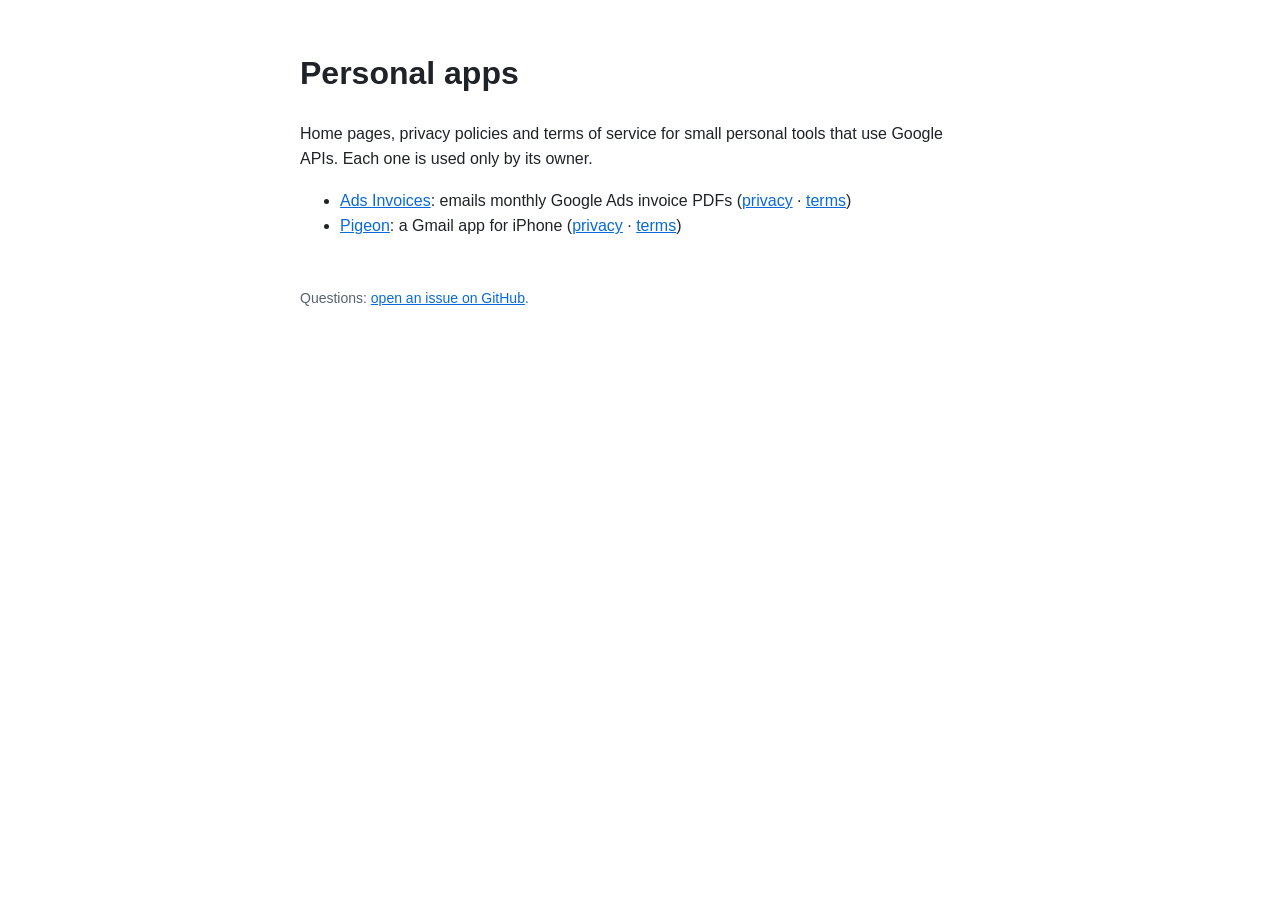
<file: index.html>
<!doctype html>
<html lang="en">
<head>
<meta charset="utf-8">
<meta name="viewport" content="width=device-width, initial-scale=1">
<title>Personal Apps</title>
<link rel="stylesheet" href="style.css">
</head>
<body>
<h1>Personal apps</h1>
<p>Home pages, privacy policies and terms of service for small personal tools that use Google APIs. Each one is used only by its owner.</p>
<ul>
  <li><a href="ads-invoices/">Ads Invoices</a>: emails monthly Google Ads invoice PDFs (<a href="ads-invoices/privacy.html">privacy</a> · <a href="ads-invoices/terms.html">terms</a>)</li>
  <li><a href="pigeon/">Pigeon</a>: a Gmail app for iPhone (<a href="pigeon/privacy.html">privacy</a> · <a href="pigeon/terms.html">terms</a>)</li>
</ul>
<footer>Questions: <a href="https://github.com/youngkwangk/youngkwangk.github.io/issues">open an issue on GitHub</a>.</footer>
</body>
</html>
</file>
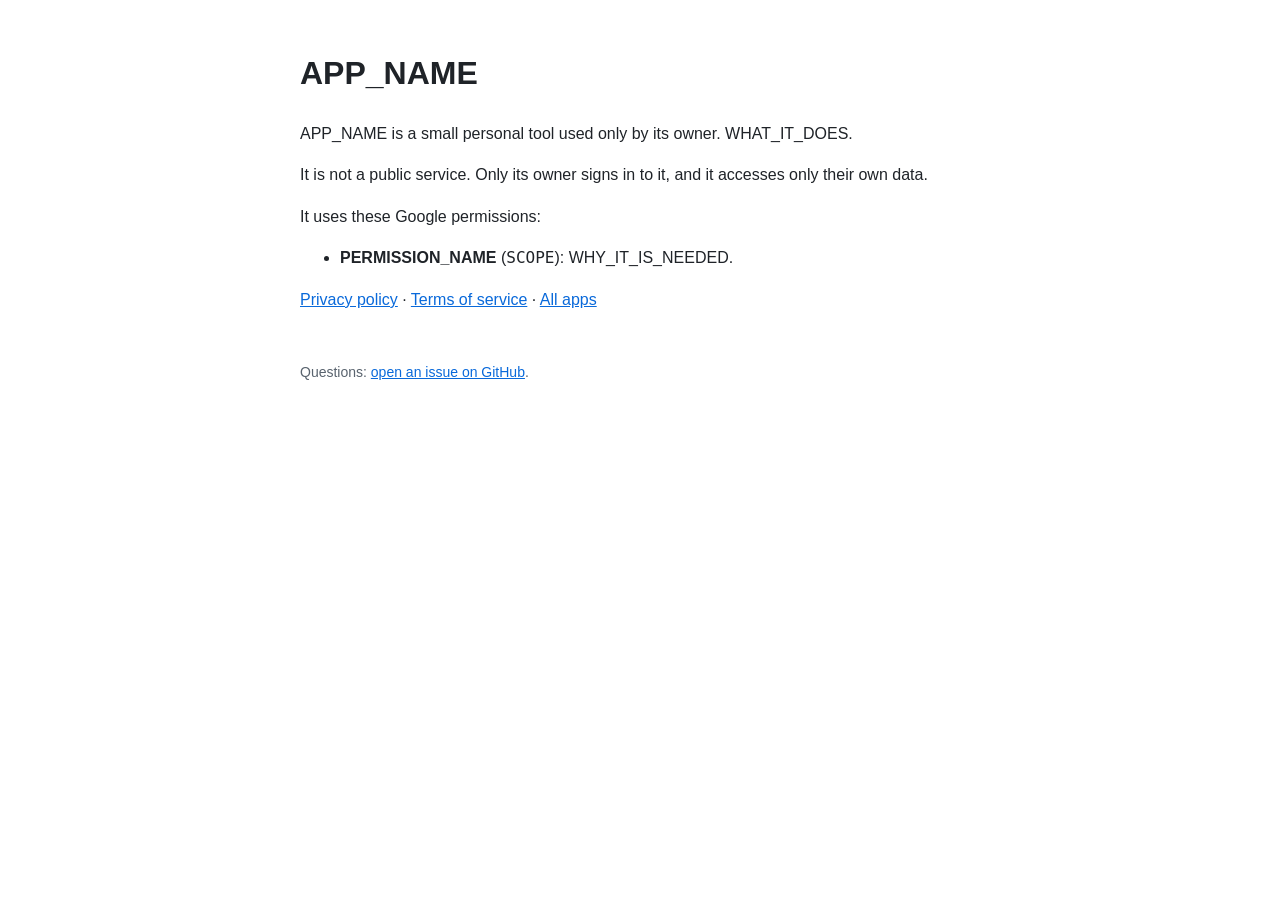
<file: _template/index.html>
<!doctype html>
<html lang="en">
<head>
<meta charset="utf-8">
<meta name="viewport" content="width=device-width, initial-scale=1">
<title>APP_NAME</title>
<link rel="stylesheet" href="../style.css">
</head>
<body>
<h1>APP_NAME</h1>
<p>APP_NAME is a small personal tool used only by its owner. WHAT_IT_DOES.</p>
<p>It is not a public service. Only its owner signs in to it, and it accesses only their own data.</p>
<p>It uses these Google permissions:</p>
<ul>
  <li><strong>PERMISSION_NAME</strong> (<code>SCOPE</code>): WHY_IT_IS_NEEDED.</li>
</ul>
<p><a href="privacy.html">Privacy policy</a> · <a href="terms.html">Terms of service</a> · <a href="../">All apps</a></p>
<footer>Questions: <a href="https://github.com/youngkwangk/youngkwangk.github.io/issues">open an issue on GitHub</a>.</footer>
</body>
</html>
</file>
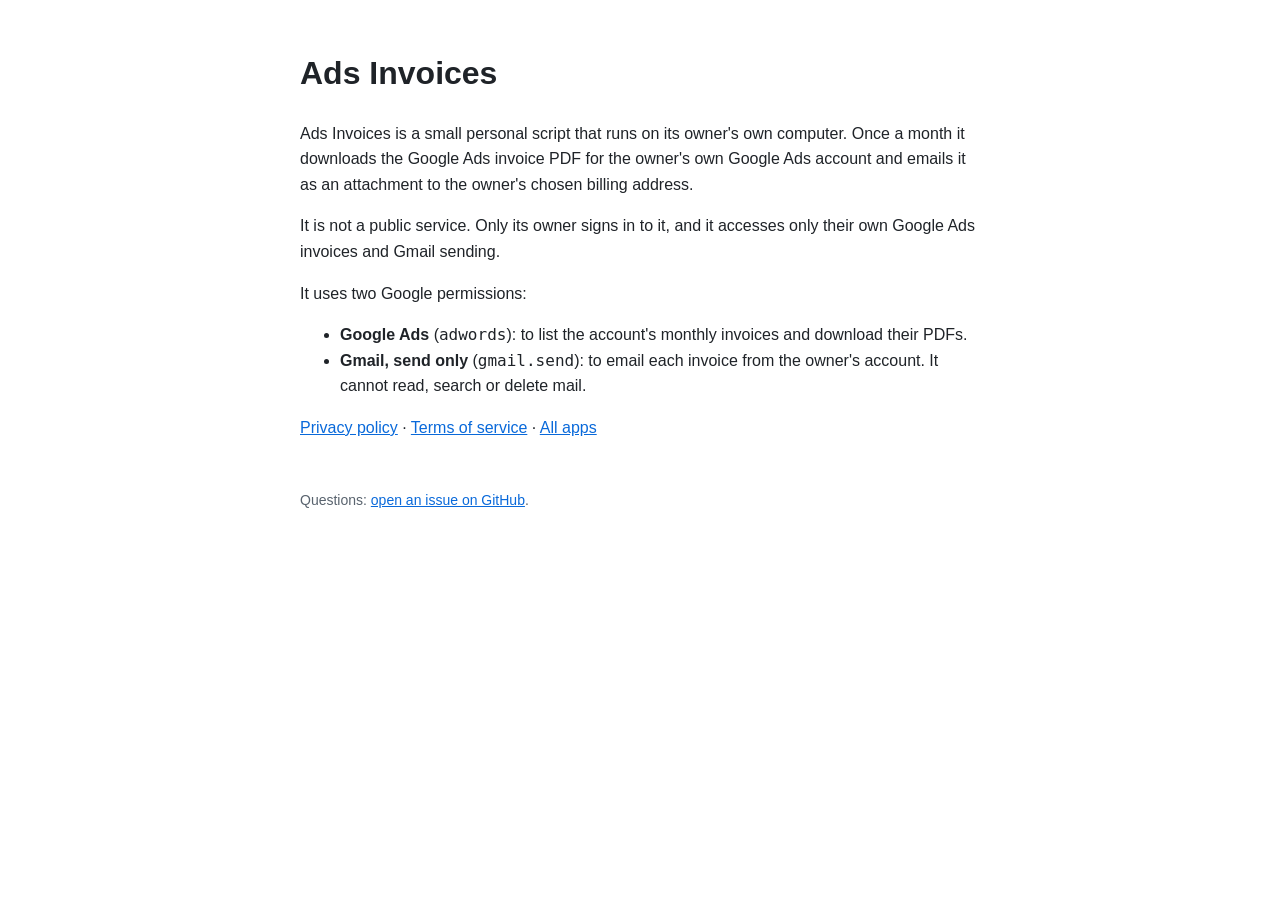
<file: ads-invoices/index.html>
<!doctype html>
<html lang="en">
<head>
<meta charset="utf-8">
<meta name="viewport" content="width=device-width, initial-scale=1">
<title>Ads Invoices</title>
<link rel="stylesheet" href="../style.css">
</head>
<body>
<h1>Ads Invoices</h1>
<p>Ads Invoices is a small personal script that runs on its owner's own computer. Once a month it downloads the Google Ads invoice PDF for the owner's own Google Ads account and emails it as an attachment to the owner's chosen billing address.</p>
<p>It is not a public service. Only its owner signs in to it, and it accesses only their own Google Ads invoices and Gmail sending.</p>
<p>It uses two Google permissions:</p>
<ul>
  <li><strong>Google Ads</strong> (<code>adwords</code>): to list the account's monthly invoices and download their PDFs.</li>
  <li><strong>Gmail, send only</strong> (<code>gmail.send</code>): to email each invoice from the owner's account. It cannot read, search or delete mail.</li>
</ul>
<p><a href="privacy.html">Privacy policy</a> · <a href="terms.html">Terms of service</a> · <a href="../">All apps</a></p>
<footer>Questions: <a href="https://github.com/youngkwangk/youngkwangk.github.io/issues">open an issue on GitHub</a>.</footer>
</body>
</html>
</file>
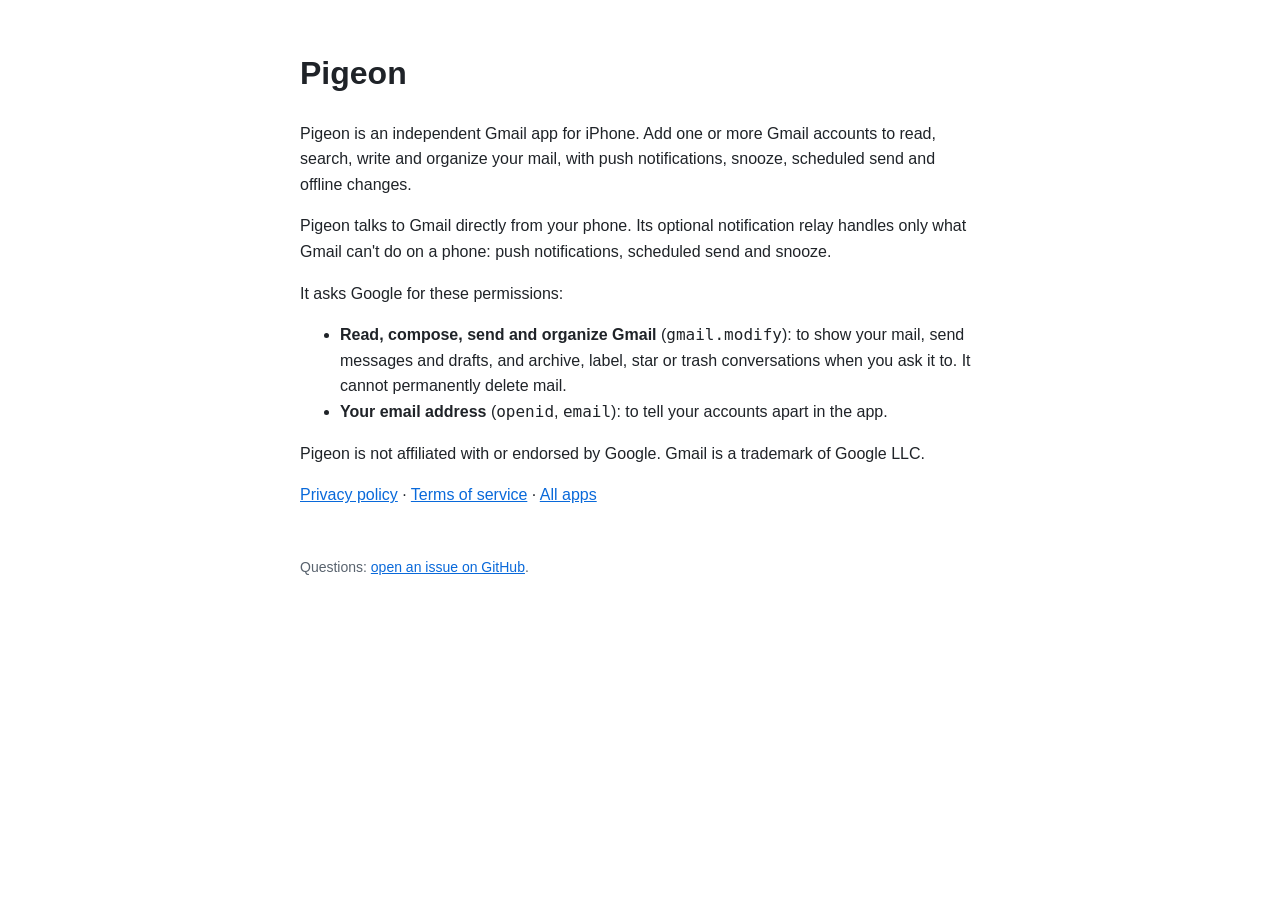
<file: pigeon/index.html>
<!doctype html>
<html lang="en">
<head>
<meta charset="utf-8">
<meta name="viewport" content="width=device-width, initial-scale=1">
<title>Pigeon</title>
<link rel="stylesheet" href="../style.css">
</head>
<body>
<h1>Pigeon</h1>
<p>Pigeon is an independent Gmail app for iPhone. Add one or more Gmail accounts to read, search, write and organize your mail, with push notifications, snooze, scheduled send and offline changes.</p>
<p>Pigeon talks to Gmail directly from your phone. Its optional notification relay handles only what Gmail can't do on a phone: push notifications, scheduled send and snooze.</p>
<p>It asks Google for these permissions:</p>
<ul>
  <li><strong>Read, compose, send and organize Gmail</strong> (<code>gmail.modify</code>): to show your mail, send messages and drafts, and archive, label, star or trash conversations when you ask it to. It cannot permanently delete mail.</li>
  <li><strong>Your email address</strong> (<code>openid</code>, <code>email</code>): to tell your accounts apart in the app.</li>
</ul>
<p>Pigeon is not affiliated with or endorsed by Google. Gmail is a trademark of Google LLC.</p>
<p><a href="privacy.html">Privacy policy</a> · <a href="terms.html">Terms of service</a> · <a href="../">All apps</a></p>
<footer>Questions: <a href="https://github.com/youngkwangk/youngkwangk.github.io/issues">open an issue on GitHub</a>.</footer>
</body>
</html>
</file>
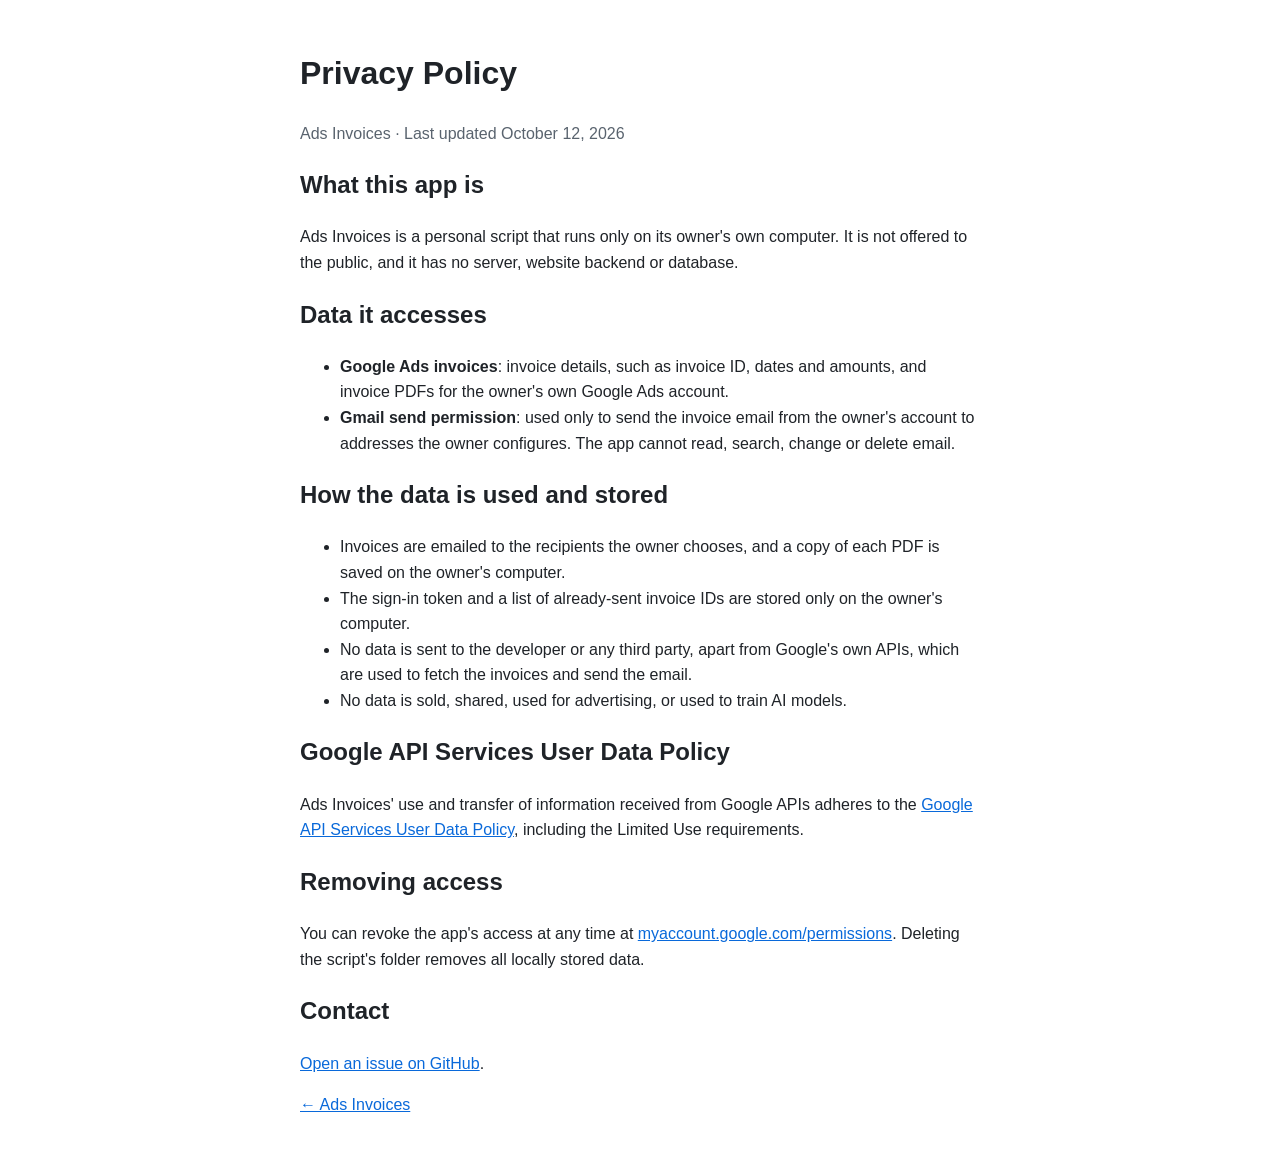
<file: privacy.html>
<!doctype html>
<html lang="en">
<head>
<meta charset="utf-8">
<meta name="viewport" content="width=device-width, initial-scale=1">
<title>Privacy Policy</title>
<link rel="stylesheet" href="style.css">
</head>
<body>
<h1>Privacy Policy</h1>
<p class="muted">Ads Invoices · Last updated October 12, 2026</p>

<h2>What this app is</h2>
<p>Ads Invoices is a personal script that runs only on its owner's own computer. It is not offered to the public, and it has no server, website backend or database.</p>

<h2>Data it accesses</h2>
<ul>
  <li><strong>Google Ads invoices</strong>: invoice details, such as invoice ID, dates and amounts, and invoice PDFs for the owner's own Google Ads account.</li>
  <li><strong>Gmail send permission</strong>: used only to send the invoice email from the owner's account to addresses the owner configures. The app cannot read, search, change or delete email.</li>
</ul>

<h2>How the data is used and stored</h2>
<ul>
  <li>Invoices are emailed to the recipients the owner chooses, and a copy of each PDF is saved on the owner's computer.</li>
  <li>The sign-in token and a list of already-sent invoice IDs are stored only on the owner's computer.</li>
  <li>No data is sent to the developer or any third party, apart from Google's own APIs, which are used to fetch the invoices and send the email.</li>
  <li>No data is sold, shared, used for advertising, or used to train AI models.</li>
</ul>

<h2>Google API Services User Data Policy</h2>
<p>Ads Invoices' use and transfer of information received from Google APIs adheres to the <a href="https://developers.google.com/terms/api-services-user-data-policy">Google API Services User Data Policy</a>, including the Limited Use requirements.</p>

<h2>Removing access</h2>
<p>You can revoke the app's access at any time at <a href="https://myaccount.google.com/permissions">myaccount.google.com/permissions</a>. Deleting the script's folder removes all locally stored data.</p>

<h2>Contact</h2>
<p><a href="https://github.com/youngkwangk/ads-invoices-site/issues">Open an issue on GitHub</a>.</p>

<p><a href="index.html">← Ads Invoices</a></p>
</body>
</html>
</file>
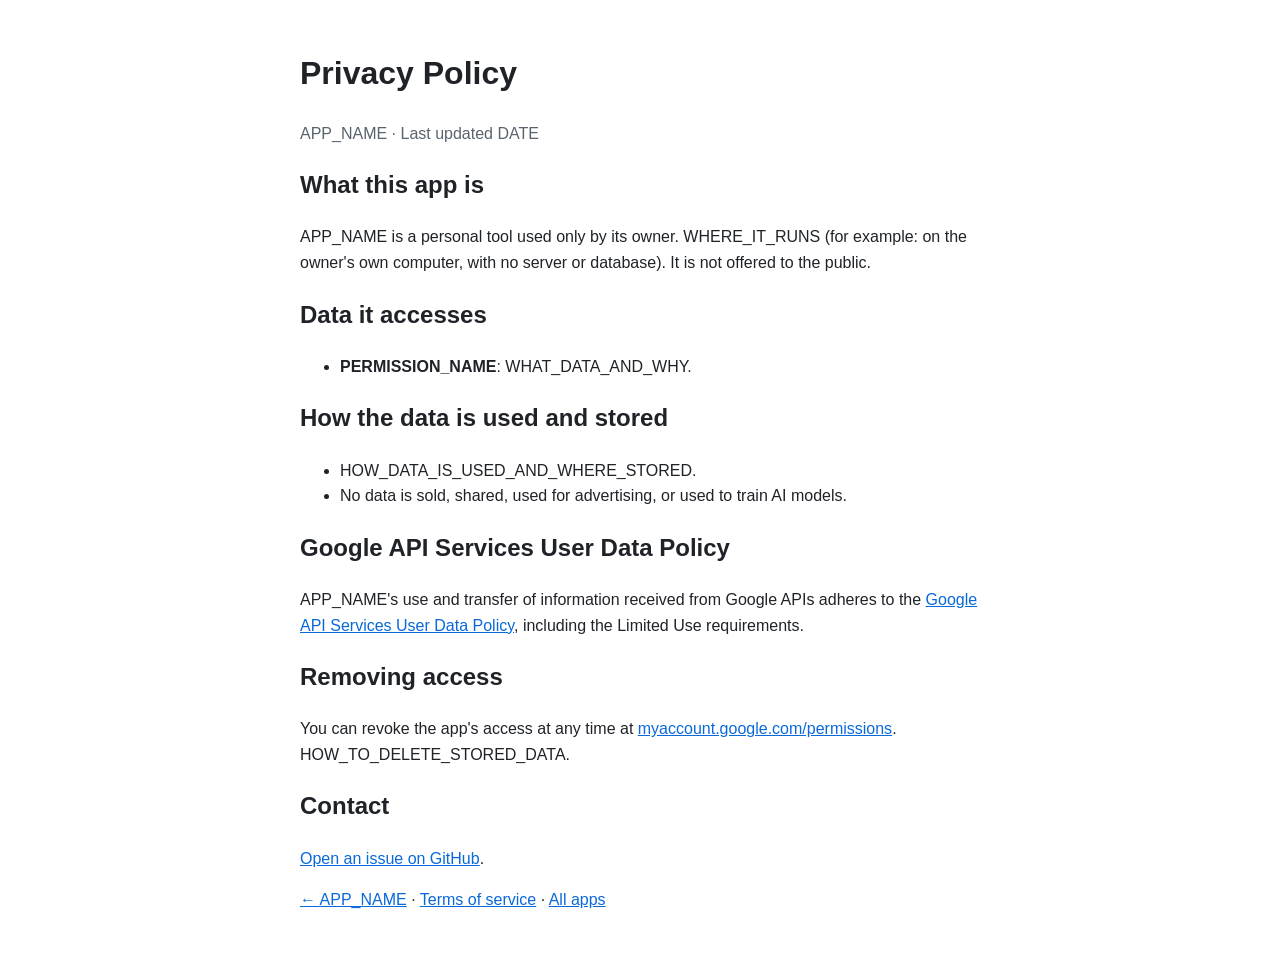
<file: _template/privacy.html>
<!doctype html>
<html lang="en">
<head>
<meta charset="utf-8">
<meta name="viewport" content="width=device-width, initial-scale=1">
<title>Privacy Policy</title>
<link rel="stylesheet" href="../style.css">
</head>
<body>
<h1>Privacy Policy</h1>
<p class="muted">APP_NAME · Last updated DATE</p>

<h2>What this app is</h2>
<p>APP_NAME is a personal tool used only by its owner. WHERE_IT_RUNS (for example: on the owner's own computer, with no server or database). It is not offered to the public.</p>

<h2>Data it accesses</h2>
<ul>
  <li><strong>PERMISSION_NAME</strong>: WHAT_DATA_AND_WHY.</li>
</ul>

<h2>How the data is used and stored</h2>
<ul>
  <li>HOW_DATA_IS_USED_AND_WHERE_STORED.</li>
  <li>No data is sold, shared, used for advertising, or used to train AI models.</li>
</ul>

<h2>Google API Services User Data Policy</h2>
<p>APP_NAME's use and transfer of information received from Google APIs adheres to the <a href="https://developers.google.com/terms/api-services-user-data-policy">Google API Services User Data Policy</a>, including the Limited Use requirements.</p>

<h2>Removing access</h2>
<p>You can revoke the app's access at any time at <a href="https://myaccount.google.com/permissions">myaccount.google.com/permissions</a>. HOW_TO_DELETE_STORED_DATA.</p>

<h2>Contact</h2>
<p><a href="https://github.com/youngkwangk/youngkwangk.github.io/issues">Open an issue on GitHub</a>.</p>

<p><a href="./">← APP_NAME</a> · <a href="terms.html">Terms of service</a> · <a href="../">All apps</a></p>
</body>
</html>
</file>
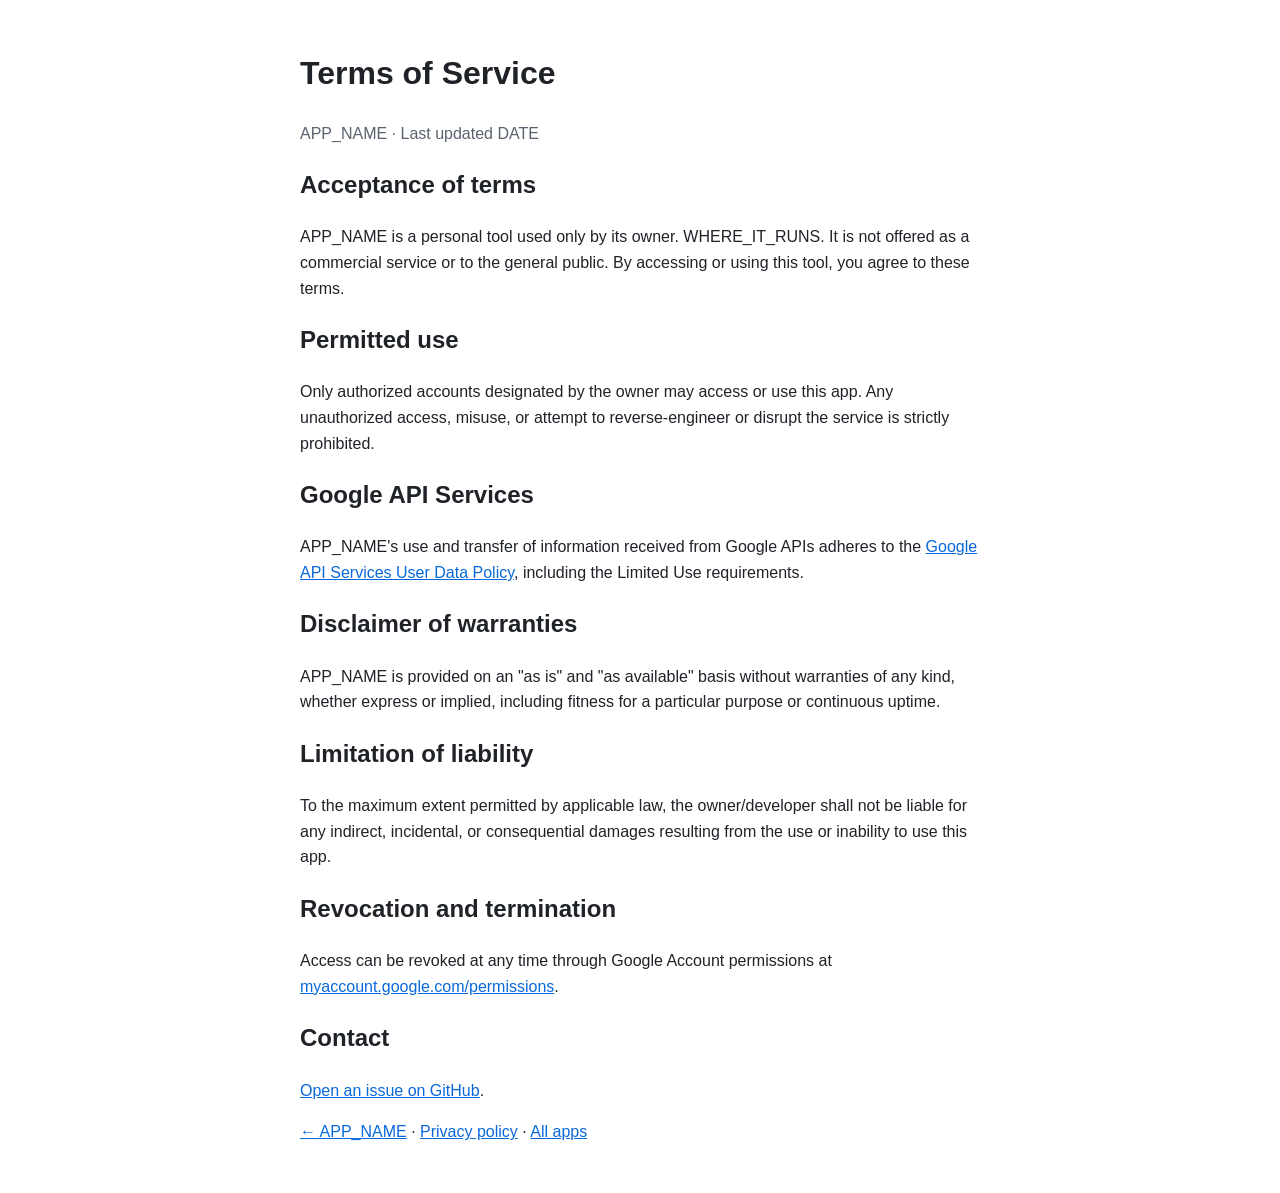
<file: _template/terms.html>
<!doctype html>
<html lang="en">
<head>
<meta charset="utf-8">
<meta name="viewport" content="width=device-width, initial-scale=1">
<title>Terms of Service</title>
<link rel="stylesheet" href="../style.css">
</head>
<body>
<h1>Terms of Service</h1>
<p class="muted">APP_NAME · Last updated DATE</p>

<h2>Acceptance of terms</h2>
<p>APP_NAME is a personal tool used only by its owner. WHERE_IT_RUNS. It is not offered as a commercial service or to the general public. By accessing or using this tool, you agree to these terms.</p>

<h2>Permitted use</h2>
<p>Only authorized accounts designated by the owner may access or use this app. Any unauthorized access, misuse, or attempt to reverse-engineer or disrupt the service is strictly prohibited.</p>

<h2>Google API Services</h2>
<p>APP_NAME's use and transfer of information received from Google APIs adheres to the <a href="https://developers.google.com/terms/api-services-user-data-policy">Google API Services User Data Policy</a>, including the Limited Use requirements.</p>

<h2>Disclaimer of warranties</h2>
<p>APP_NAME is provided on an "as is" and "as available" basis without warranties of any kind, whether express or implied, including fitness for a particular purpose or continuous uptime.</p>

<h2>Limitation of liability</h2>
<p>To the maximum extent permitted by applicable law, the owner/developer shall not be liable for any indirect, incidental, or consequential damages resulting from the use or inability to use this app.</p>

<h2>Revocation and termination</h2>
<p>Access can be revoked at any time through Google Account permissions at <a href="https://myaccount.google.com/permissions">myaccount.google.com/permissions</a>.</p>

<h2>Contact</h2>
<p><a href="https://github.com/youngkwangk/youngkwangk.github.io/issues">Open an issue on GitHub</a>.</p>

<p><a href="./">← APP_NAME</a> · <a href="privacy.html">Privacy policy</a> · <a href="../">All apps</a></p>
</body>
</html>
</file>
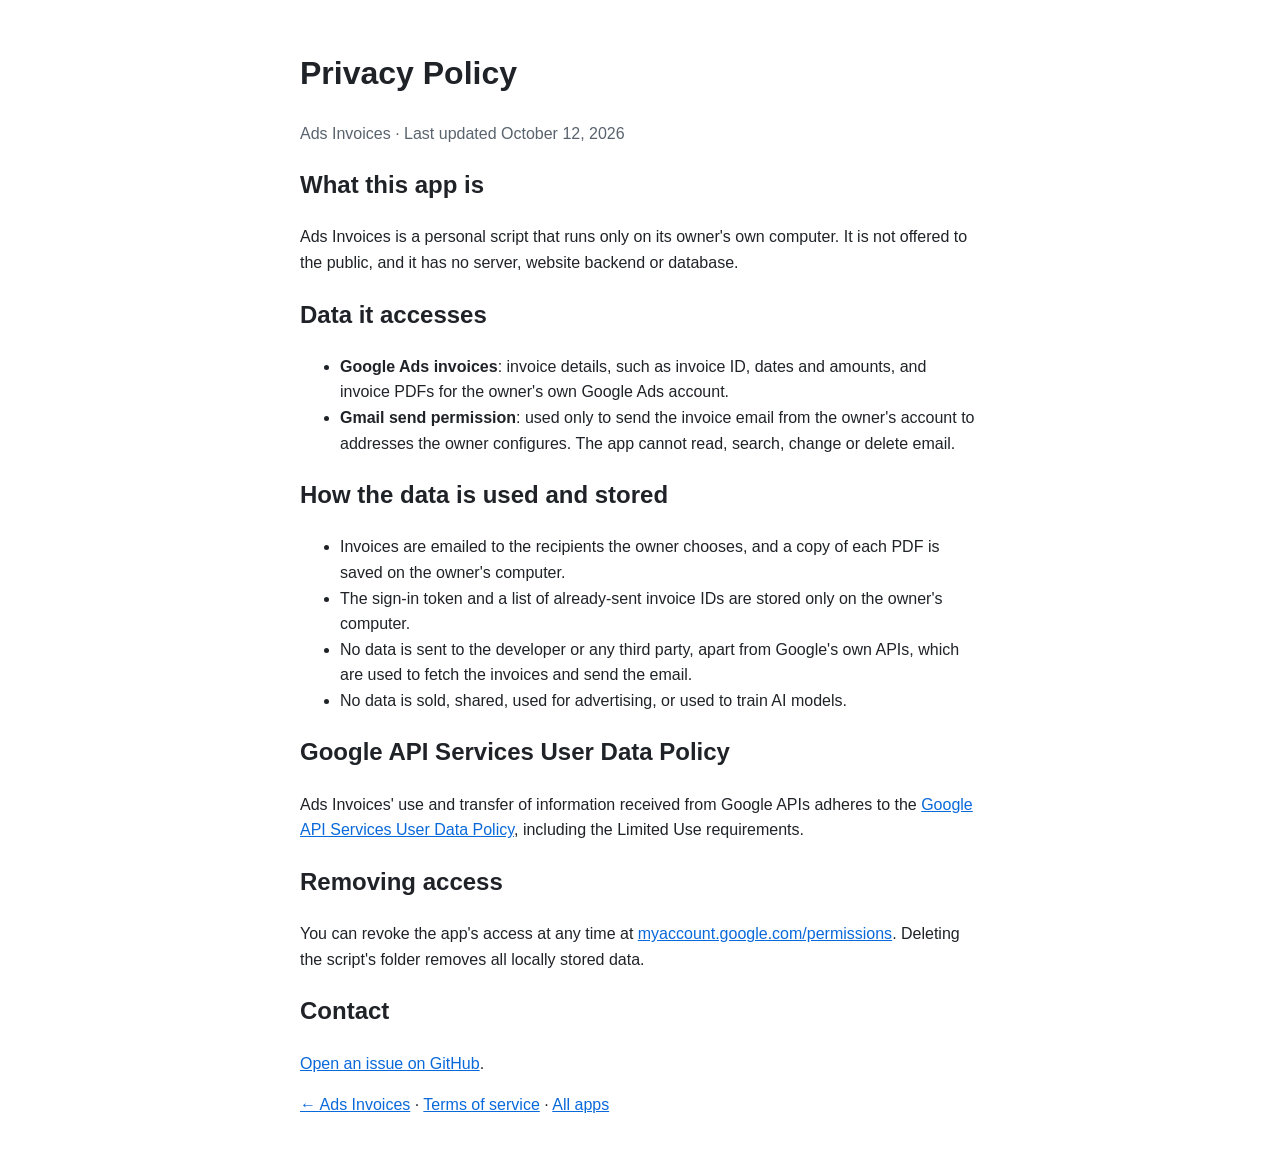
<file: ads-invoices/privacy.html>
<!doctype html>
<html lang="en">
<head>
<meta charset="utf-8">
<meta name="viewport" content="width=device-width, initial-scale=1">
<title>Privacy Policy</title>
<link rel="stylesheet" href="../style.css">
</head>
<body>
<h1>Privacy Policy</h1>
<p class="muted">Ads Invoices · Last updated October 12, 2026</p>

<h2>What this app is</h2>
<p>Ads Invoices is a personal script that runs only on its owner's own computer. It is not offered to the public, and it has no server, website backend or database.</p>

<h2>Data it accesses</h2>
<ul>
  <li><strong>Google Ads invoices</strong>: invoice details, such as invoice ID, dates and amounts, and invoice PDFs for the owner's own Google Ads account.</li>
  <li><strong>Gmail send permission</strong>: used only to send the invoice email from the owner's account to addresses the owner configures. The app cannot read, search, change or delete email.</li>
</ul>

<h2>How the data is used and stored</h2>
<ul>
  <li>Invoices are emailed to the recipients the owner chooses, and a copy of each PDF is saved on the owner's computer.</li>
  <li>The sign-in token and a list of already-sent invoice IDs are stored only on the owner's computer.</li>
  <li>No data is sent to the developer or any third party, apart from Google's own APIs, which are used to fetch the invoices and send the email.</li>
  <li>No data is sold, shared, used for advertising, or used to train AI models.</li>
</ul>

<h2>Google API Services User Data Policy</h2>
<p>Ads Invoices' use and transfer of information received from Google APIs adheres to the <a href="https://developers.google.com/terms/api-services-user-data-policy">Google API Services User Data Policy</a>, including the Limited Use requirements.</p>

<h2>Removing access</h2>
<p>You can revoke the app's access at any time at <a href="https://myaccount.google.com/permissions">myaccount.google.com/permissions</a>. Deleting the script's folder removes all locally stored data.</p>

<h2>Contact</h2>
<p><a href="https://github.com/youngkwangk/youngkwangk.github.io/issues">Open an issue on GitHub</a>.</p>

<p><a href="./">← Ads Invoices</a> · <a href="terms.html">Terms of service</a> · <a href="../">All apps</a></p>
</body>
</html>
</file>
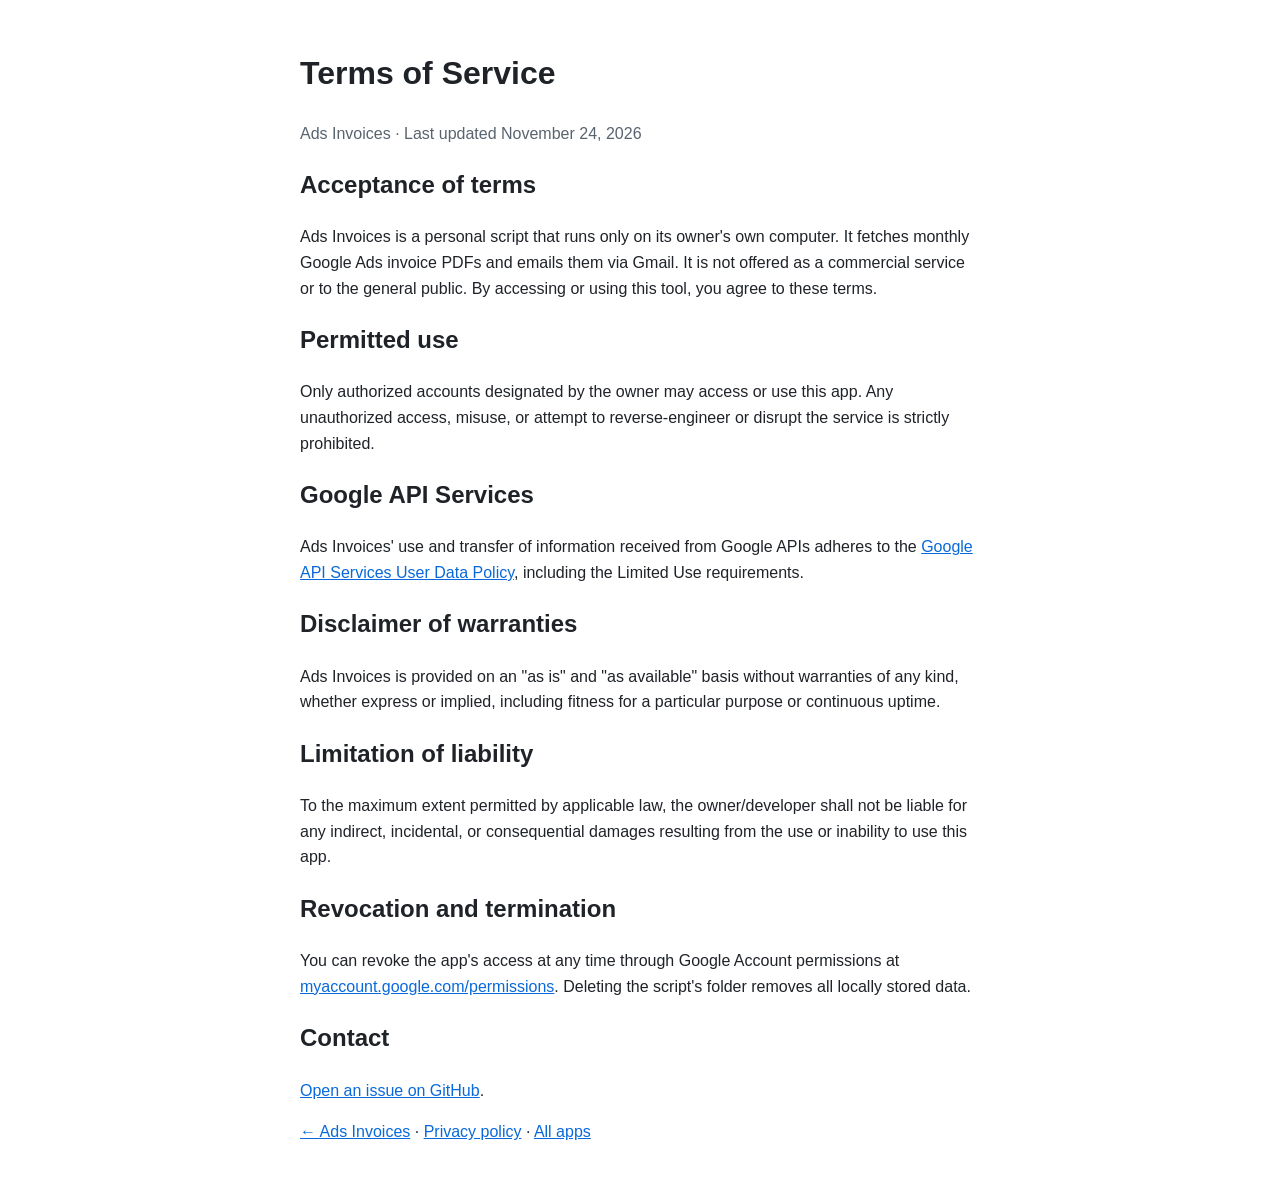
<file: ads-invoices/terms.html>
<!doctype html>
<html lang="en">
<head>
<meta charset="utf-8">
<meta name="viewport" content="width=device-width, initial-scale=1">
<title>Ads Invoices Terms of Service</title>
<link rel="stylesheet" href="../style.css">
</head>
<body>
<h1>Terms of Service</h1>
<p class="muted">Ads Invoices · Last updated November 24, 2026</p>

<h2>Acceptance of terms</h2>
<p>Ads Invoices is a personal script that runs only on its owner's own computer. It fetches monthly Google Ads invoice PDFs and emails them via Gmail. It is not offered as a commercial service or to the general public. By accessing or using this tool, you agree to these terms.</p>

<h2>Permitted use</h2>
<p>Only authorized accounts designated by the owner may access or use this app. Any unauthorized access, misuse, or attempt to reverse-engineer or disrupt the service is strictly prohibited.</p>

<h2>Google API Services</h2>
<p>Ads Invoices' use and transfer of information received from Google APIs adheres to the <a href="https://developers.google.com/terms/api-services-user-data-policy">Google API Services User Data Policy</a>, including the Limited Use requirements.</p>

<h2>Disclaimer of warranties</h2>
<p>Ads Invoices is provided on an "as is" and "as available" basis without warranties of any kind, whether express or implied, including fitness for a particular purpose or continuous uptime.</p>

<h2>Limitation of liability</h2>
<p>To the maximum extent permitted by applicable law, the owner/developer shall not be liable for any indirect, incidental, or consequential damages resulting from the use or inability to use this app.</p>

<h2>Revocation and termination</h2>
<p>You can revoke the app's access at any time through Google Account permissions at <a href="https://myaccount.google.com/permissions">myaccount.google.com/permissions</a>. Deleting the script's folder removes all locally stored data.</p>

<h2>Contact</h2>
<p><a href="https://github.com/youngkwangk/youngkwangk.github.io/issues">Open an issue on GitHub</a>.</p>

<p><a href="./">← Ads Invoices</a> · <a href="privacy.html">Privacy policy</a> · <a href="../">All apps</a></p>
</body>
</html>
</file>
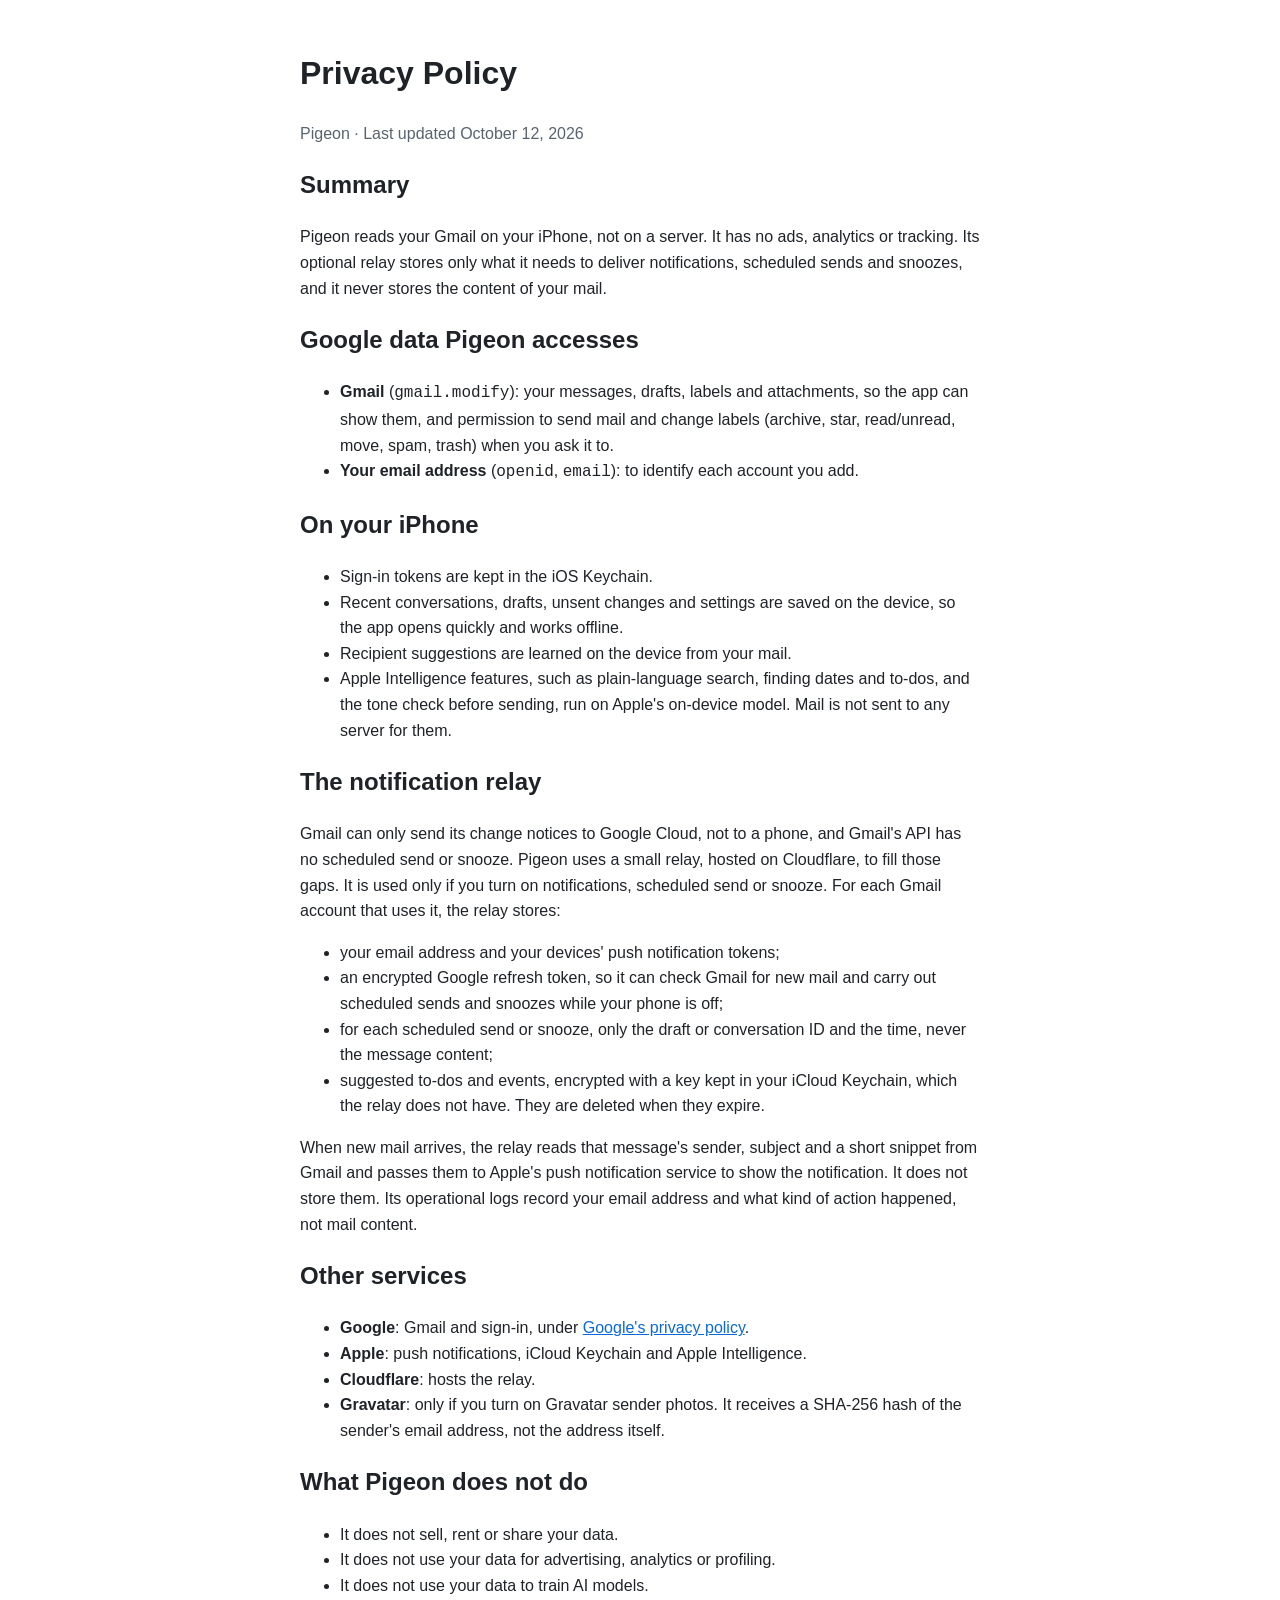
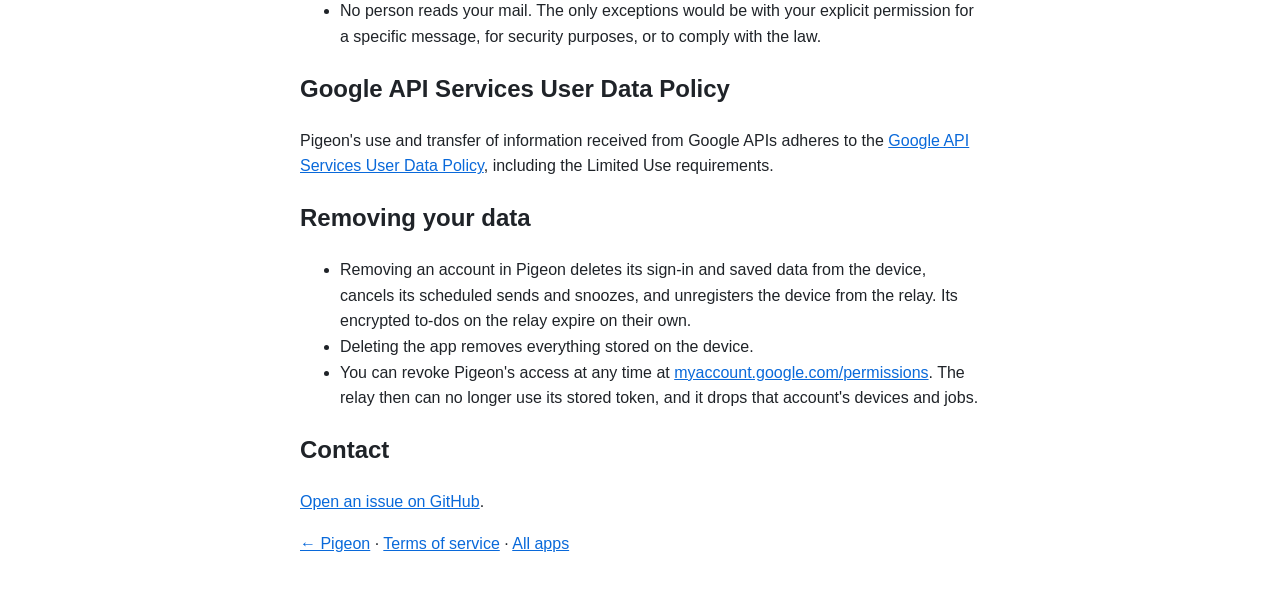
<file: pigeon/privacy.html>
<!doctype html>
<html lang="en">
<head>
<meta charset="utf-8">
<meta name="viewport" content="width=device-width, initial-scale=1">
<title>Pigeon Privacy</title>
<link rel="stylesheet" href="../style.css">
</head>
<body>
<h1>Privacy Policy</h1>
<p class="muted">Pigeon · Last updated October 12, 2026</p>

<h2>Summary</h2>
<p>Pigeon reads your Gmail on your iPhone, not on a server. It has no ads, analytics or tracking. Its optional relay stores only what it needs to deliver notifications, scheduled sends and snoozes, and it never stores the content of your mail.</p>

<h2>Google data Pigeon accesses</h2>
<ul>
  <li><strong>Gmail</strong> (<code>gmail.modify</code>): your messages, drafts, labels and attachments, so the app can show them, and permission to send mail and change labels (archive, star, read/unread, move, spam, trash) when you ask it to.</li>
  <li><strong>Your email address</strong> (<code>openid</code>, <code>email</code>): to identify each account you add.</li>
</ul>

<h2>On your iPhone</h2>
<ul>
  <li>Sign-in tokens are kept in the iOS Keychain.</li>
  <li>Recent conversations, drafts, unsent changes and settings are saved on the device, so the app opens quickly and works offline.</li>
  <li>Recipient suggestions are learned on the device from your mail.</li>
  <li>Apple Intelligence features, such as plain-language search, finding dates and to-dos, and the tone check before sending, run on Apple's on-device model. Mail is not sent to any server for them.</li>
</ul>

<h2>The notification relay</h2>
<p>Gmail can only send its change notices to Google Cloud, not to a phone, and Gmail's API has no scheduled send or snooze. Pigeon uses a small relay, hosted on Cloudflare, to fill those gaps. It is used only if you turn on notifications, scheduled send or snooze. For each Gmail account that uses it, the relay stores:</p>
<ul>
  <li>your email address and your devices' push notification tokens;</li>
  <li>an encrypted Google refresh token, so it can check Gmail for new mail and carry out scheduled sends and snoozes while your phone is off;</li>
  <li>for each scheduled send or snooze, only the draft or conversation ID and the time, never the message content;</li>
  <li>suggested to-dos and events, encrypted with a key kept in your iCloud Keychain, which the relay does not have. They are deleted when they expire.</li>
</ul>
<p>When new mail arrives, the relay reads that message's sender, subject and a short snippet from Gmail and passes them to Apple's push notification service to show the notification. It does not store them. Its operational logs record your email address and what kind of action happened, not mail content.</p>

<h2>Other services</h2>
<ul>
  <li><strong>Google</strong>: Gmail and sign-in, under <a href="https://policies.google.com/privacy">Google's privacy policy</a>.</li>
  <li><strong>Apple</strong>: push notifications, iCloud Keychain and Apple Intelligence.</li>
  <li><strong>Cloudflare</strong>: hosts the relay.</li>
  <li><strong>Gravatar</strong>: only if you turn on Gravatar sender photos. It receives a SHA-256 hash of the sender's email address, not the address itself.</li>
</ul>

<h2>What Pigeon does not do</h2>
<ul>
  <li>It does not sell, rent or share your data.</li>
  <li>It does not use your data for advertising, analytics or profiling.</li>
  <li>It does not use your data to train AI models.</li>
  <li>No person reads your mail. The only exceptions would be with your explicit permission for a specific message, for security purposes, or to comply with the law.</li>
</ul>

<h2>Google API Services User Data Policy</h2>
<p>Pigeon's use and transfer of information received from Google APIs adheres to the <a href="https://developers.google.com/terms/api-services-user-data-policy">Google API Services User Data Policy</a>, including the Limited Use requirements.</p>

<h2>Removing your data</h2>
<ul>
  <li>Removing an account in Pigeon deletes its sign-in and saved data from the device, cancels its scheduled sends and snoozes, and unregisters the device from the relay. Its encrypted to-dos on the relay expire on their own.</li>
  <li>Deleting the app removes everything stored on the device.</li>
  <li>You can revoke Pigeon's access at any time at <a href="https://myaccount.google.com/permissions">myaccount.google.com/permissions</a>. The relay then can no longer use its stored token, and it drops that account's devices and jobs.</li>
</ul>

<h2>Contact</h2>
<p><a href="https://github.com/youngkwangk/youngkwangk.github.io/issues">Open an issue on GitHub</a>.</p>

<p><a href="./">← Pigeon</a> · <a href="terms.html">Terms of service</a> · <a href="../">All apps</a></p>
</body>
</html>
</file>
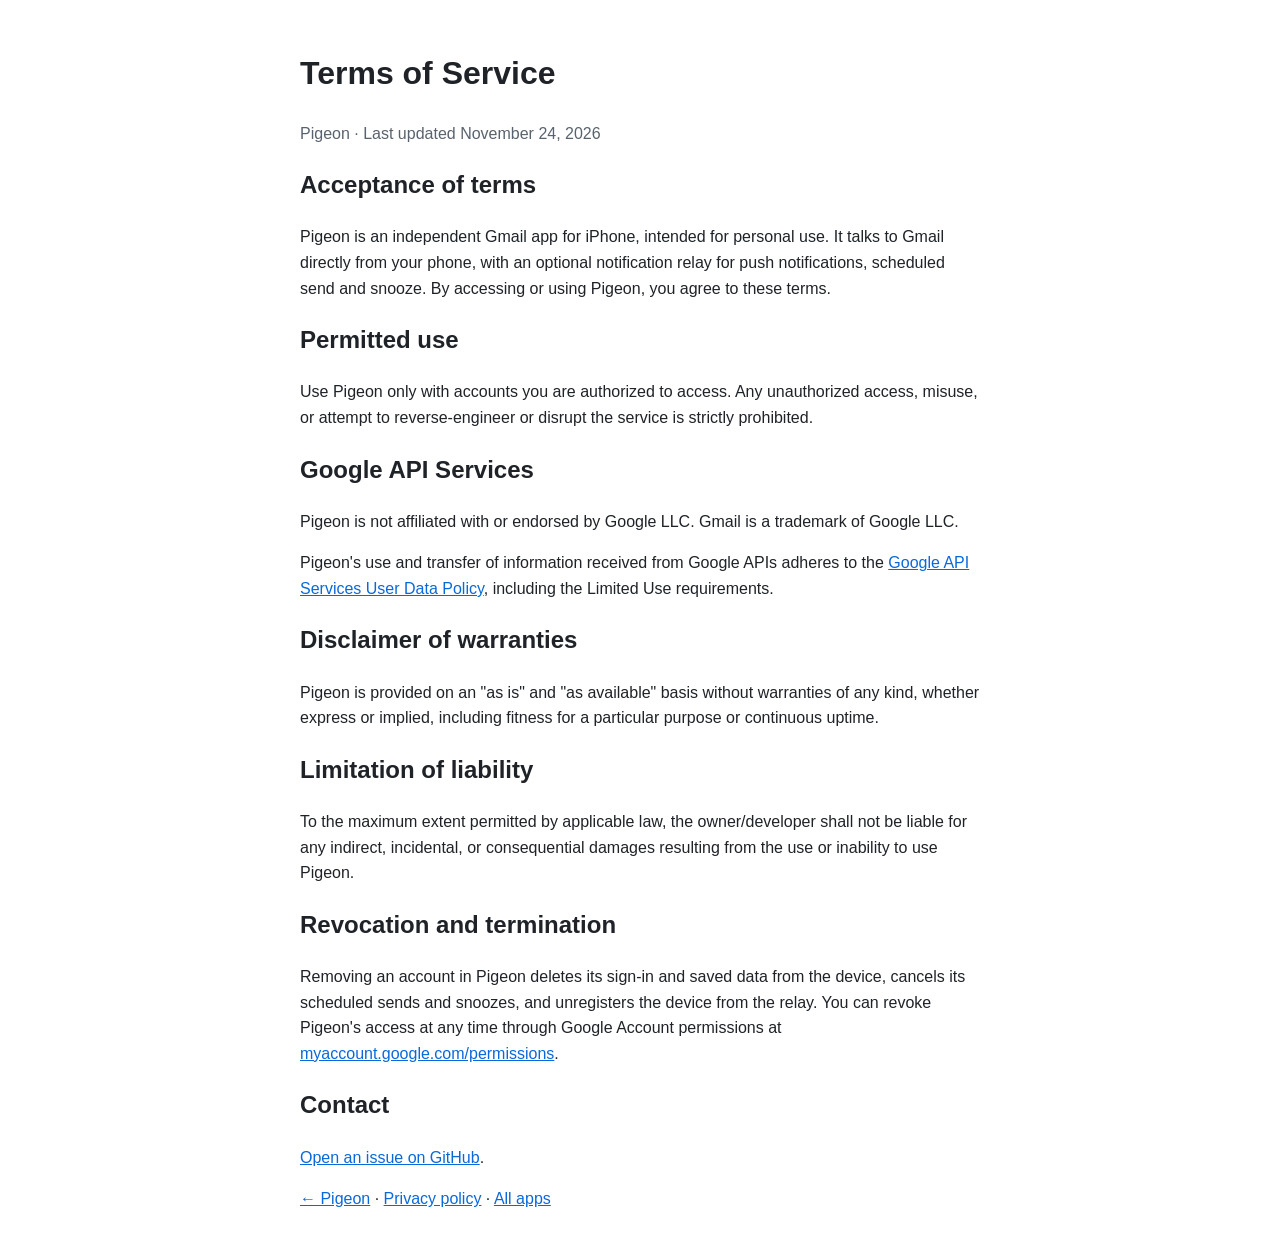
<file: pigeon/terms.html>
<!doctype html>
<html lang="en">
<head>
<meta charset="utf-8">
<meta name="viewport" content="width=device-width, initial-scale=1">
<title>Pigeon Terms of Service</title>
<link rel="stylesheet" href="../style.css">
</head>
<body>
<h1>Terms of Service</h1>
<p class="muted">Pigeon · Last updated November 24, 2026</p>

<h2>Acceptance of terms</h2>
<p>Pigeon is an independent Gmail app for iPhone, intended for personal use. It talks to Gmail directly from your phone, with an optional notification relay for push notifications, scheduled send and snooze. By accessing or using Pigeon, you agree to these terms.</p>

<h2>Permitted use</h2>
<p>Use Pigeon only with accounts you are authorized to access. Any unauthorized access, misuse, or attempt to reverse-engineer or disrupt the service is strictly prohibited.</p>

<h2>Google API Services</h2>
<p>Pigeon is not affiliated with or endorsed by Google LLC. Gmail is a trademark of Google LLC.</p>
<p>Pigeon's use and transfer of information received from Google APIs adheres to the <a href="https://developers.google.com/terms/api-services-user-data-policy">Google API Services User Data Policy</a>, including the Limited Use requirements.</p>

<h2>Disclaimer of warranties</h2>
<p>Pigeon is provided on an "as is" and "as available" basis without warranties of any kind, whether express or implied, including fitness for a particular purpose or continuous uptime.</p>

<h2>Limitation of liability</h2>
<p>To the maximum extent permitted by applicable law, the owner/developer shall not be liable for any indirect, incidental, or consequential damages resulting from the use or inability to use Pigeon.</p>

<h2>Revocation and termination</h2>
<p>Removing an account in Pigeon deletes its sign-in and saved data from the device, cancels its scheduled sends and snoozes, and unregisters the device from the relay. You can revoke Pigeon's access at any time through Google Account permissions at <a href="https://myaccount.google.com/permissions">myaccount.google.com/permissions</a>.</p>

<h2>Contact</h2>
<p><a href="https://github.com/youngkwangk/youngkwangk.github.io/issues">Open an issue on GitHub</a>.</p>

<p><a href="./">← Pigeon</a> · <a href="privacy.html">Privacy policy</a> · <a href="../">All apps</a></p>
</body>
</html>
</file>
<file: style.css>
:root { --bg: #ffffff; --fg: #1f2328; --muted: #59636e; --link: #0969da; }
@media (prefers-color-scheme: dark) { :root { --bg: #0d1117; --fg: #e6edf3; --muted: #9198a1; --link: #4493f8; } }
body { background: var(--bg); color: var(--fg); font: 16px/1.6 -apple-system, BlinkMacSystemFont, "Segoe UI", Helvetica, Arial, sans-serif; max-width: 680px; margin: 48px auto; padding: 0 16px; }
a { color: var(--link); }
.muted, footer { color: var(--muted); }
footer { margin-top: 48px; font-size: 14px; }
</file>
